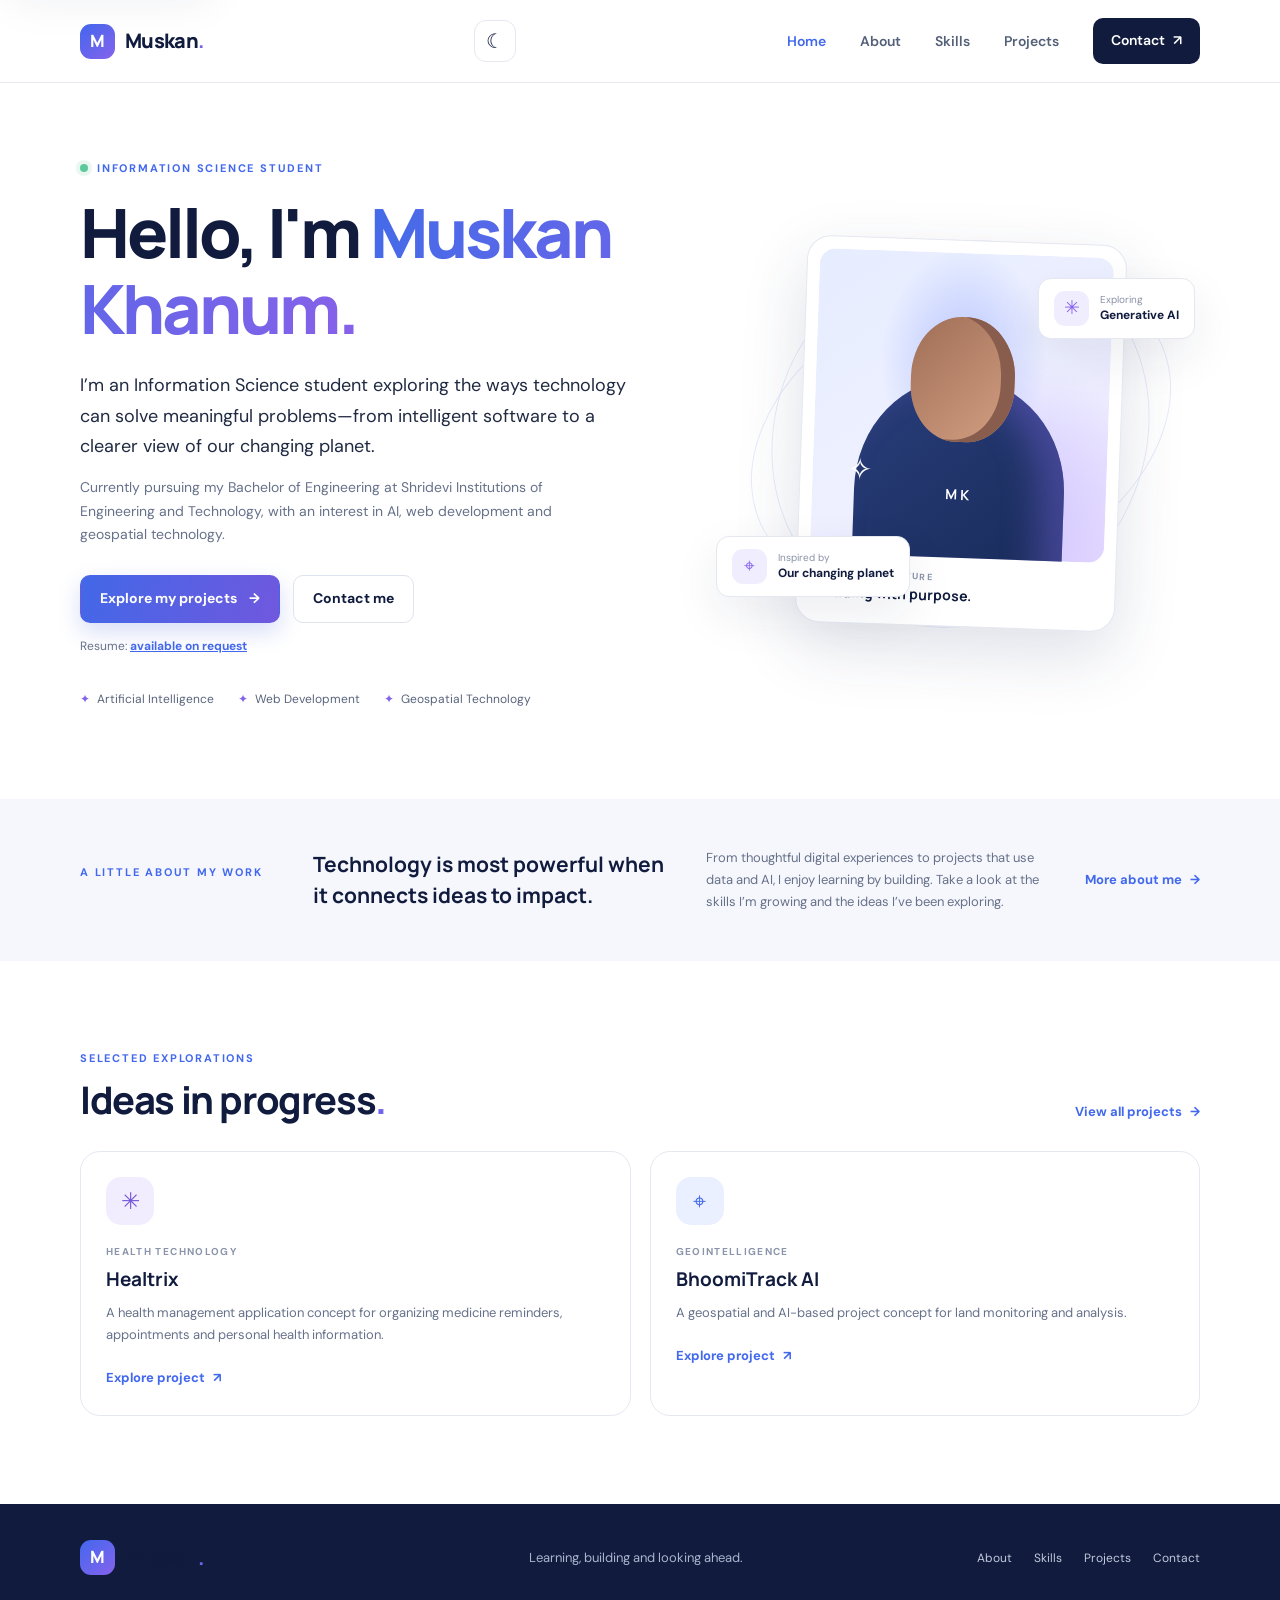
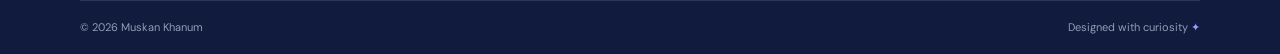
<file: index.html>
<!doctype html>
<html lang="en">
<head>
  <meta charset="utf-8">
  <meta name="viewport" content="width=device-width, initial-scale=1">
  <meta name="description" content="The portfolio of Muskan Khanum, an Information Science student interested in AI, web development and geospatial technology.">
  <meta name="theme-color" content="#101b3e">
  <title>Muskan Khanum | Information Science Student</title>
  <link rel="stylesheet" href="css/style.css">
  <script src="js/script.js" defer></script>
</head>
<body>
  <a class="skip-link" href="#main">Skip to main content</a>
  <header class="site-header">
    <nav class="nav container" aria-label="Main navigation">
      <a class="brand" href="index.html" aria-label="Muskan Khanum, home"><span class="brand-mark" aria-hidden="true">M</span><span>Muskan<span class="brand-accent">.</span></span></a>
      <div class="nav-actions"><button class="theme-toggle" type="button" aria-label="Switch to dark mode" aria-pressed="false"><span aria-hidden="true">☾</span></button><button class="menu-toggle" type="button" aria-expanded="false" aria-controls="primary-menu"><span class="menu-icon" aria-hidden="true">☰</span><span class="sr-only">Toggle navigation</span></button></div>
      <ul class="nav-list" id="primary-menu">
        <li><a href="index.html" aria-current="page">Home</a></li><li><a href="about.html">About</a></li><li><a href="skills.html">Skills</a></li><li><a href="projects.html">Projects</a></li><li><a class="nav-contact" href="contact.html">Contact <span aria-hidden="true">↗</span></a></li>
      </ul>
    </nav>
  </header>
  <main id="main">
    <section class="hero container" aria-labelledby="hero-title">
      <article class="hero-copy"><p class="eyebrow"><span class="status-dot" aria-hidden="true"></span> Information Science Student</p><h1 id="hero-title">Hello, I'm <span class="gradient-text">Muskan Khanum.</span></h1><p class="hero-lede">I’m an Information Science student exploring the ways technology can solve meaningful problems—from intelligent software to a clearer view of our changing planet.</p><p class="hero-sub">Currently pursuing my Bachelor of Engineering at Shridevi Institutions of Engineering and Technology, with an interest in AI, web development and geospatial technology.</p><div class="button-row"><a class="button button-primary" href="projects.html">Explore my projects <span aria-hidden="true">→</span></a><a class="button button-outline" href="contact.html">Contact me</a></div><p class="resume-note">Resume: <a href="contact.html">available on request</a></p><ul class="hero-highlights" aria-label="Areas of interest"><li>Artificial Intelligence</li><li>Web Development</li><li>Geospatial Technology</li></ul></article>
      <aside class="hero-visual" aria-label="Profile introduction"><div class="orbit orbit-one" aria-hidden="true"></div><div class="orbit orbit-two" aria-hidden="true"></div><figure class="profile-card"><div class="profile-art" role="img" aria-label="Decorative abstract portrait placeholder for Muskan Khanum"><span class="profile-initials" aria-hidden="true">MK</span><span class="profile-spark spark-one" aria-hidden="true">✦</span><span class="profile-spark spark-two" aria-hidden="true">✧</span></div><figcaption><span class="caption-label">CURIOUS BY NATURE</span><strong>Building with purpose.</strong></figcaption></figure><div class="floating-note note-ai"><span class="note-icon" aria-hidden="true">✳</span><span><small>Exploring</small><strong>Generative AI</strong></span></div><div class="floating-note note-earth"><span class="note-icon" aria-hidden="true">⌖</span><span><small>Inspired by</small><strong>Our changing planet</strong></span></div></aside>
    </section>
    <section class="intro-band"><div class="container intro-grid"><p class="eyebrow">A little about my work</p><h2>Technology is most powerful when it connects ideas to impact.</h2><p>From thoughtful digital experiences to projects that use data and AI, I enjoy learning by building. Take a look at the skills I’m growing and the ideas I’ve been exploring.</p><a class="text-link" href="about.html">More about me <span aria-hidden="true">→</span></a></div></section>
    <section class="section container" aria-labelledby="featured-title"><div class="section-heading"><div><p class="eyebrow">Selected explorations</p><h2 id="featured-title">Ideas in progress<span class="gradient-text">.</span></h2></div><a class="text-link" href="projects.html">View all projects <span aria-hidden="true">→</span></a></div><div class="project-grid project-grid-home"><article class="project-card"><div class="project-icon icon-purple" aria-hidden="true">✳</div><p class="project-type">HEALTH TECHNOLOGY</p><h3>Healtrix</h3><p>A health management application concept for organizing medicine reminders, appointments and personal health information.</p><a class="card-link" href="projects.html#healtrix">Explore project <span aria-hidden="true">↗</span></a></article><article class="project-card"><div class="project-icon icon-blue" aria-hidden="true">⌖</div><p class="project-type">GEOINTELLIGENCE</p><h3>BhoomiTrack AI</h3><p>A geospatial and AI-based project concept for land monitoring and analysis.</p><a class="card-link" href="projects.html#bhoomitrack">Explore project <span aria-hidden="true">↗</span></a></article></div></section>
  </main>
  <footer class="site-footer"><div class="container footer-main"><a class="brand footer-brand" href="index.html"><span class="brand-mark" aria-hidden="true">M</span><span>Muskan<span class="brand-accent">.</span></span></a><p>Learning, building and looking ahead.</p><nav aria-label="Footer navigation"><a href="about.html">About</a><a href="skills.html">Skills</a><a href="projects.html">Projects</a><a href="contact.html">Contact</a></nav></div><div class="container footer-bottom"><span>© <span data-year>2026</span> Muskan Khanum</span><span>Designed with curiosity <span class="footer-star" aria-hidden="true">✦</span></span></div></footer><button class="back-to-top" type="button" aria-label="Back to top">↑</button>
</body>
</html>
</file>
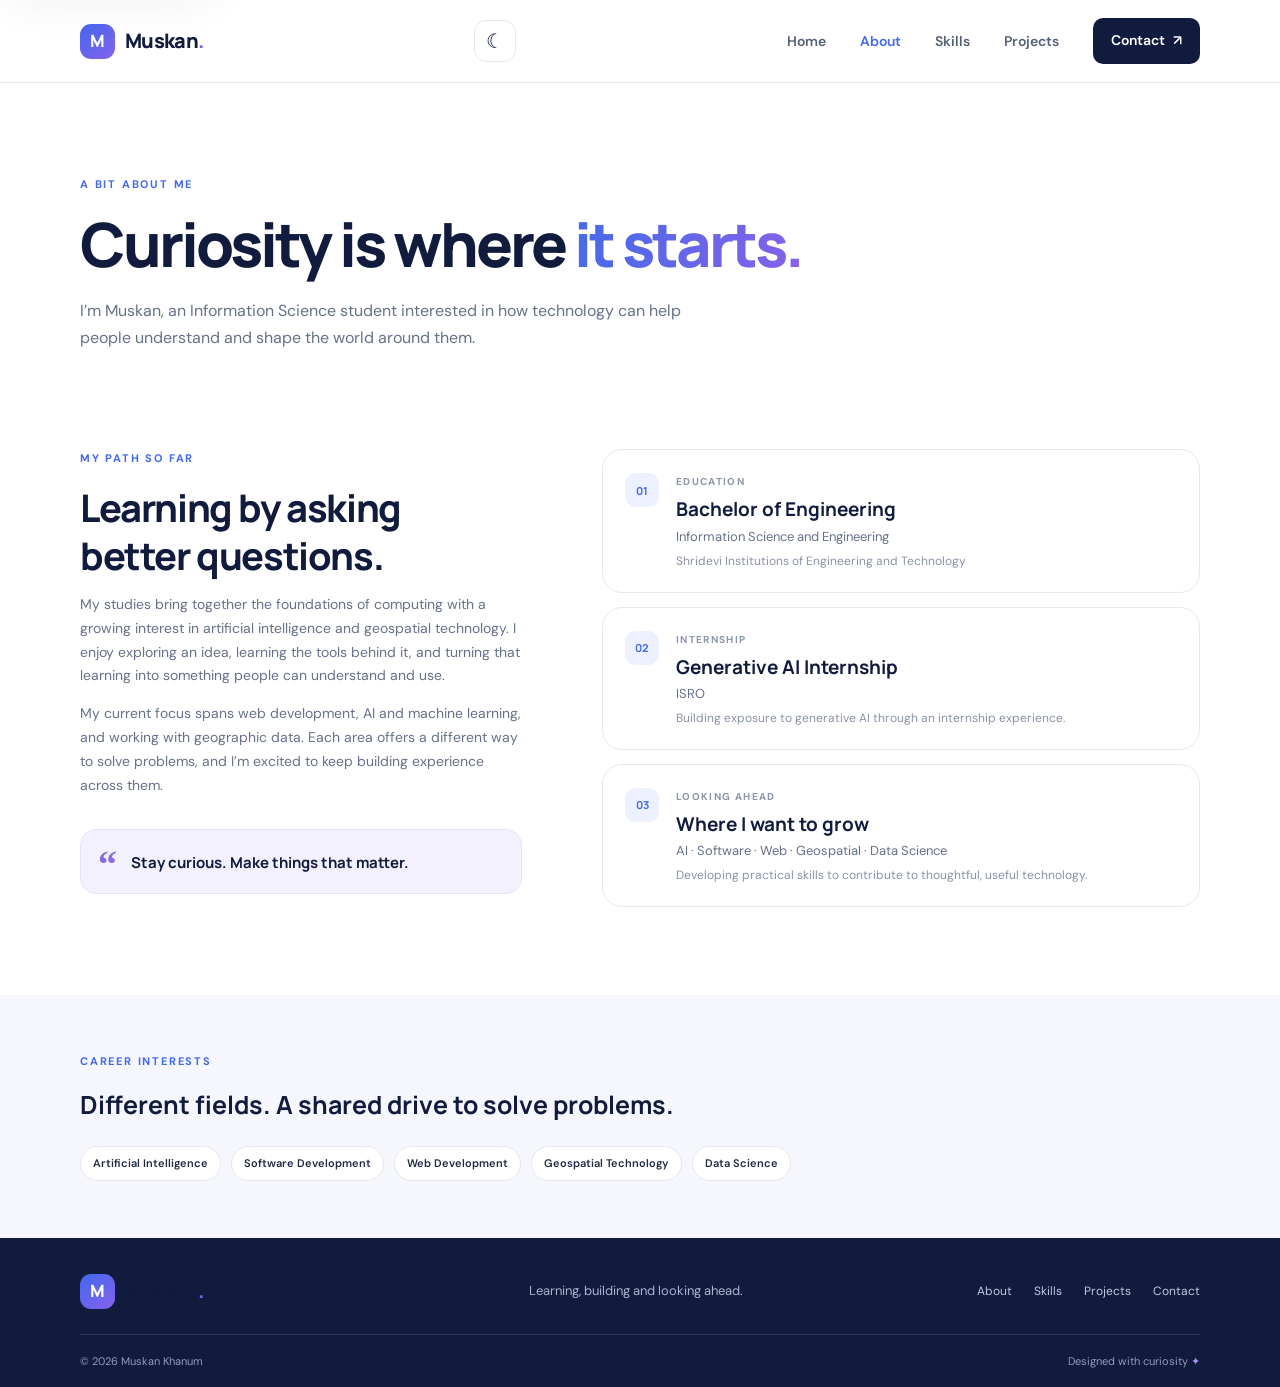
<file: about.html>
<!doctype html>
<html lang="en"><head><meta charset="utf-8"><meta name="viewport" content="width=device-width, initial-scale=1"><meta name="description" content="Learn about Muskan Khanum's education, Generative AI internship, career interests and professional goals."><meta name="theme-color" content="#101b3e"><title>About Me | Muskan Khanum</title><link rel="stylesheet" href="css/style.css"><script src="js/script.js" defer></script></head><body><a class="skip-link" href="#main">Skip to main content</a><header class="site-header"><nav class="nav container" aria-label="Main navigation"><a class="brand" href="index.html"><span class="brand-mark" aria-hidden="true">M</span><span>Muskan<span class="brand-accent">.</span></span></a><div class="nav-actions"><button class="theme-toggle" type="button" aria-label="Switch to dark mode" aria-pressed="false"><span aria-hidden="true">☾</span></button><button class="menu-toggle" type="button" aria-expanded="false" aria-controls="primary-menu"><span class="menu-icon" aria-hidden="true">☰</span><span class="sr-only">Toggle navigation</span></button></div><ul class="nav-list" id="primary-menu"><li><a href="index.html">Home</a></li><li><a href="about.html" aria-current="page">About</a></li><li><a href="skills.html">Skills</a></li><li><a href="projects.html">Projects</a></li><li><a class="nav-contact" href="contact.html">Contact <span aria-hidden="true">↗</span></a></li></ul></nav></header><main id="main"><section class="page-hero container"><p class="eyebrow">A bit about me</p><h1>Curiosity is where <span class="gradient-text">it starts.</span></h1><p>I’m Muskan, an Information Science student interested in how technology can help people understand and shape the world around them.</p></section><section class="section container about-layout"><article class="about-story"><p class="eyebrow">My path so far</p><h2>Learning by asking better questions.</h2><p>My studies bring together the foundations of computing with a growing interest in artificial intelligence and geospatial technology. I enjoy exploring an idea, learning the tools behind it, and turning that learning into something people can understand and use.</p><p>My current focus spans web development, AI and machine learning, and working with geographic data. Each area offers a different way to solve problems, and I’m excited to keep building experience across them.</p><aside class="quote-card"><span class="quote-mark" aria-hidden="true">“</span><p>Stay curious. Make things that matter.</p></aside></article><div class="timeline"><article class="timeline-card"><span class="timeline-marker" aria-hidden="true">01</span><p class="project-type">EDUCATION</p><h3>Bachelor of Engineering</h3><p>Information Science and Engineering</p><p class="muted">Shridevi Institutions of Engineering and Technology</p></article><article class="timeline-card"><span class="timeline-marker" aria-hidden="true">02</span><p class="project-type">INTERNSHIP</p><h3>Generative AI Internship</h3><p>ISRO</p><p class="muted">Building exposure to generative AI through an internship experience.</p></article><article class="timeline-card"><span class="timeline-marker" aria-hidden="true">03</span><p class="project-type">LOOKING AHEAD</p><h3>Where I want to grow</h3><p>AI · Software · Web · Geospatial · Data Science</p><p class="muted">Developing practical skills to contribute to thoughtful, useful technology.</p></article></div></section><section class="interest-band"><div class="container interest-content"><p class="eyebrow">Career interests</p><h2>Different fields. A shared drive to solve problems.</h2><ul class="interest-list"><li>Artificial Intelligence</li><li>Software Development</li><li>Web Development</li><li>Geospatial Technology</li><li>Data Science</li></ul></div></section></main><footer class="site-footer"><div class="container footer-main"><a class="brand footer-brand" href="index.html"><span class="brand-mark" aria-hidden="true">M</span><span>Muskan<span class="brand-accent">.</span></span></a><p>Learning, building and looking ahead.</p><nav aria-label="Footer navigation"><a href="about.html">About</a><a href="skills.html">Skills</a><a href="projects.html">Projects</a><a href="contact.html">Contact</a></nav></div><div class="container footer-bottom"><span>© <span data-year>2026</span> Muskan Khanum</span><span>Designed with curiosity <span class="footer-star" aria-hidden="true">✦</span></span></div></footer><button class="back-to-top" type="button" aria-label="Back to top">↑</button></body></html>
</file>
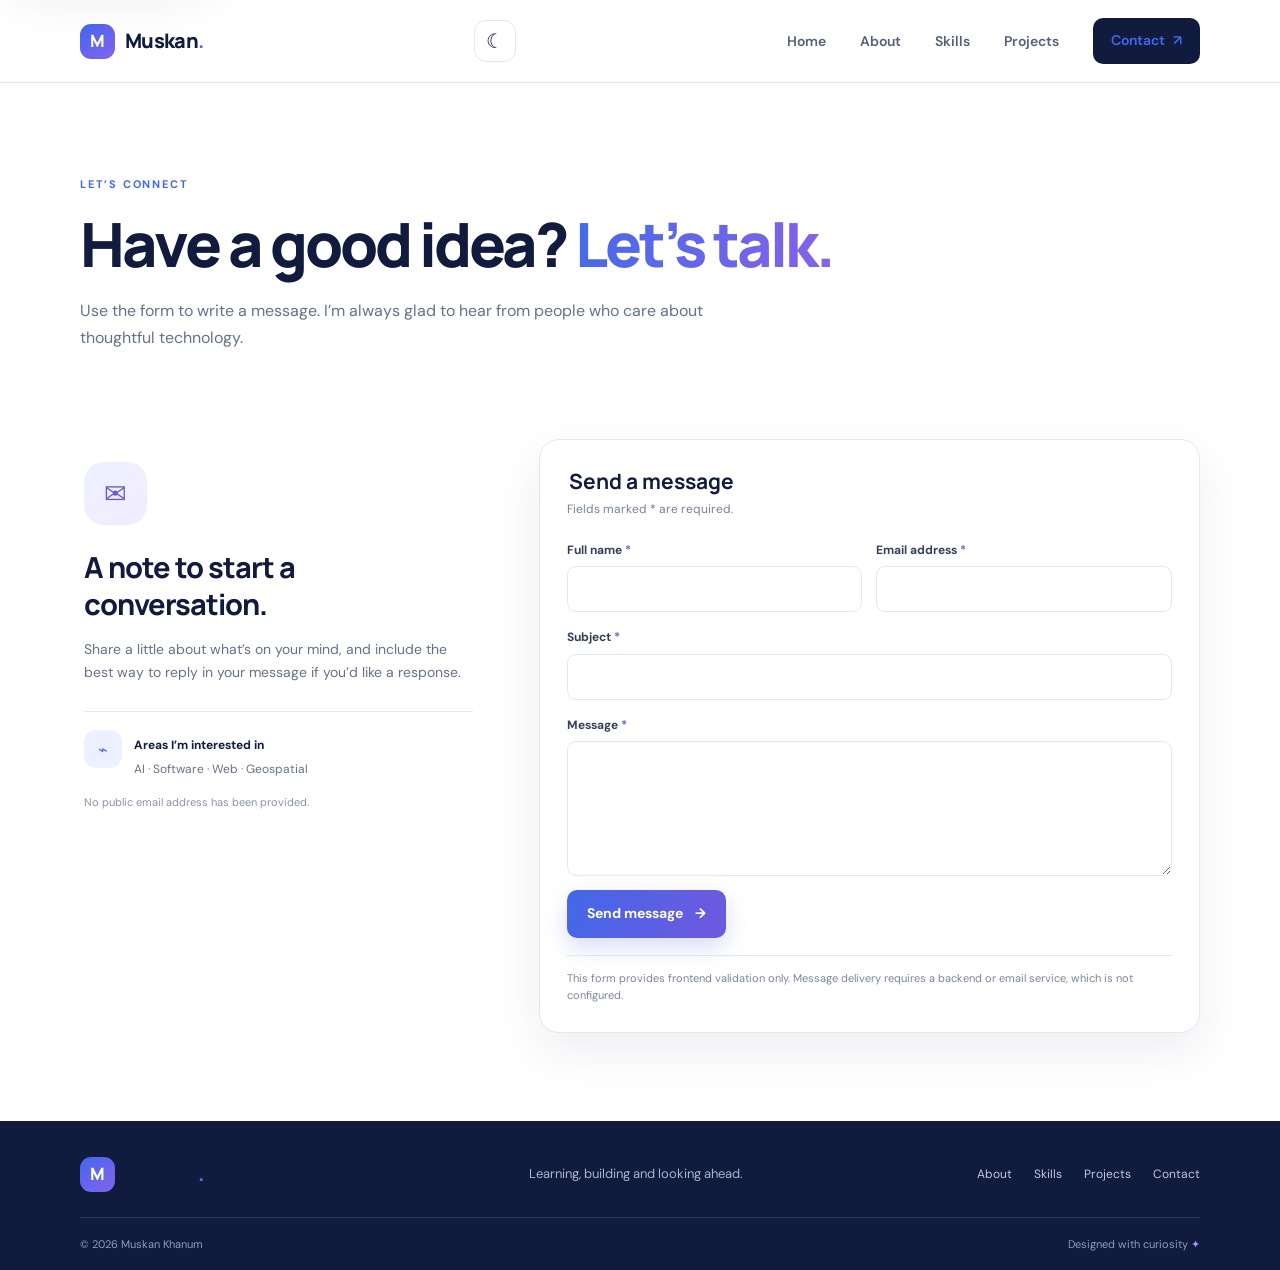
<file: contact.html>
<!doctype html>
<html lang="en"><head><meta charset="utf-8"><meta name="viewport" content="width=device-width, initial-scale=1"><meta name="description" content="Contact Muskan Khanum through an accessible message form about technology, collaboration or opportunities."><meta name="theme-color" content="#101b3e"><title>Contact | Muskan Khanum</title><link rel="stylesheet" href="css/style.css"><script src="js/script.js" defer></script></head><body><a class="skip-link" href="#main">Skip to main content</a><header class="site-header"><nav class="nav container" aria-label="Main navigation"><a class="brand" href="index.html"><span class="brand-mark" aria-hidden="true">M</span><span>Muskan<span class="brand-accent">.</span></span></a><div class="nav-actions"><button class="theme-toggle" type="button" aria-label="Switch to dark mode" aria-pressed="false"><span aria-hidden="true">☾</span></button><button class="menu-toggle" type="button" aria-expanded="false" aria-controls="primary-menu"><span class="menu-icon" aria-hidden="true">☰</span><span class="sr-only">Toggle navigation</span></button></div><ul class="nav-list" id="primary-menu"><li><a href="index.html">Home</a></li><li><a href="about.html">About</a></li><li><a href="skills.html">Skills</a></li><li><a href="projects.html">Projects</a></li><li><a class="nav-contact" href="contact.html" aria-current="page">Contact <span aria-hidden="true">↗</span></a></li></ul></nav></header><main id="main"><section class="page-hero container"><p class="eyebrow">Let’s connect</p><h1>Have a good idea? <span class="gradient-text">Let’s talk.</span></h1><p>Use the form to write a message. I’m always glad to hear from people who care about thoughtful technology.</p></section><section class="section container contact-layout"><aside class="contact-aside"><span class="contact-orb" aria-hidden="true">✉</span><h2>A note to start a conversation.</h2><p>Share a little about what’s on your mind, and include the best way to reply in your message if you’d like a response.</p><div class="contact-detail"><span class="detail-icon" aria-hidden="true">⌁</span><div><strong>Areas I’m interested in</strong><p>AI · Software · Web · Geospatial</p></div></div><p class="small-note">No public email address has been provided.</p></aside><form class="contact-form" id="contact-form" novalidate><fieldset><legend>Send a message</legend><p class="form-intro">Fields marked <span aria-hidden="true">*</span> are required.</p><div class="form-grid"><div class="form-field"><label for="full-name">Full name <span aria-hidden="true">*</span></label><input id="full-name" name="fullName" autocomplete="name" required aria-describedby="name-error"><p class="field-error" id="name-error"></p></div><div class="form-field"><label for="email">Email address <span aria-hidden="true">*</span></label><input id="email" name="email" type="email" autocomplete="email" required aria-describedby="email-error"><p class="field-error" id="email-error"></p></div><div class="form-field form-field-wide"><label for="subject">Subject <span aria-hidden="true">*</span></label><input id="subject" name="subject" required aria-describedby="subject-error"><p class="field-error" id="subject-error"></p></div><div class="form-field form-field-wide"><label for="message">Message <span aria-hidden="true">*</span></label><textarea id="message" name="message" rows="5" required aria-describedby="message-error"></textarea><p class="field-error" id="message-error"></p></div></div><button class="button button-primary submit-button" type="submit">Send message <span aria-hidden="true">→</span></button><p class="form-feedback" id="form-feedback" role="status" aria-live="polite" tabindex="-1"></p><p class="form-disclaimer">This form provides frontend validation only. Message delivery requires a backend or email service, which is not configured.</p></fieldset></form></section></main><footer class="site-footer"><div class="container footer-main"><a class="brand footer-brand" href="index.html"><span class="brand-mark" aria-hidden="true">M</span><span>Muskan<span class="brand-accent">.</span></span></a><p>Learning, building and looking ahead.</p><nav aria-label="Footer navigation"><a href="about.html">About</a><a href="skills.html">Skills</a><a href="projects.html">Projects</a><a href="contact.html">Contact</a></nav></div><div class="container footer-bottom"><span>© <span data-year>2026</span> Muskan Khanum</span><span>Designed with curiosity <span class="footer-star" aria-hidden="true">✦</span></span></div></footer><button class="back-to-top" type="button" aria-label="Back to top">↑</button></body></html>
</file>
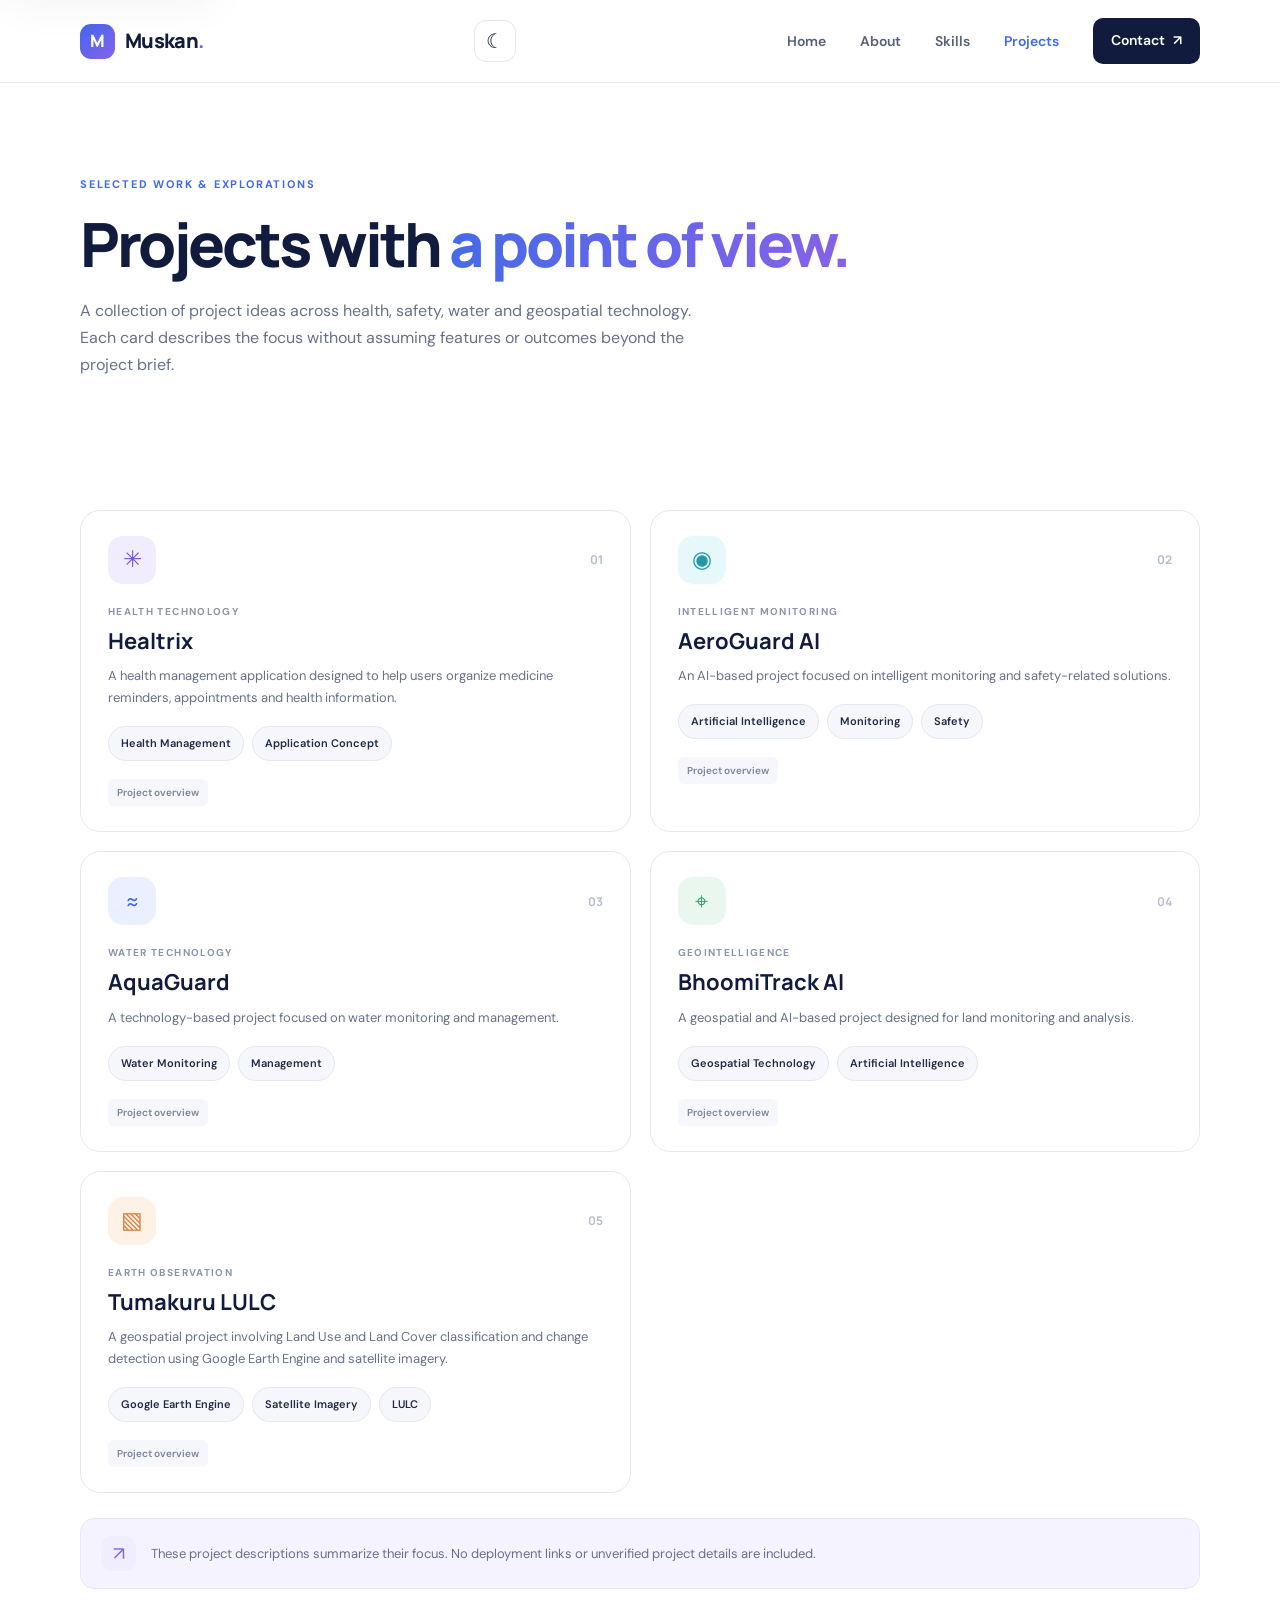
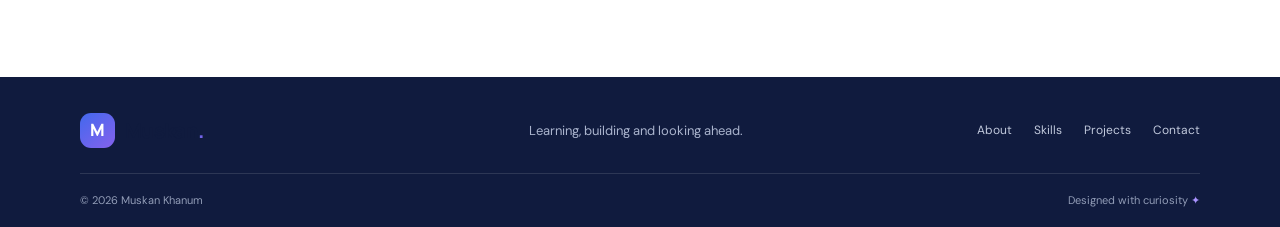
<file: projects.html>
<!doctype html>
<html lang="en"><head><meta charset="utf-8"><meta name="viewport" content="width=device-width, initial-scale=1"><meta name="description" content="Explore projects by Muskan Khanum, including health technology, AI monitoring and geospatial analysis concepts."><meta name="theme-color" content="#101b3e"><title>Projects | Muskan Khanum</title><link rel="stylesheet" href="css/style.css"><script src="js/script.js" defer></script></head><body><a class="skip-link" href="#main">Skip to main content</a><header class="site-header"><nav class="nav container" aria-label="Main navigation"><a class="brand" href="index.html"><span class="brand-mark" aria-hidden="true">M</span><span>Muskan<span class="brand-accent">.</span></span></a><div class="nav-actions"><button class="theme-toggle" type="button" aria-label="Switch to dark mode" aria-pressed="false"><span aria-hidden="true">☾</span></button><button class="menu-toggle" type="button" aria-expanded="false" aria-controls="primary-menu"><span class="menu-icon" aria-hidden="true">☰</span><span class="sr-only">Toggle navigation</span></button></div><ul class="nav-list" id="primary-menu"><li><a href="index.html">Home</a></li><li><a href="about.html">About</a></li><li><a href="skills.html">Skills</a></li><li><a href="projects.html" aria-current="page">Projects</a></li><li><a class="nav-contact" href="contact.html">Contact <span aria-hidden="true">↗</span></a></li></ul></nav></header><main id="main"><section class="page-hero container"><p class="eyebrow">Selected work &amp; explorations</p><h1>Projects with <span class="gradient-text">a point of view.</span></h1><p>A collection of project ideas across health, safety, water and geospatial technology. Each card describes the focus without assuming features or outcomes beyond the project brief.</p></section><section class="section container" aria-label="Portfolio projects"><div class="project-grid"><article class="project-card project-card-large" id="healtrix"><div class="project-card-top"><div class="project-icon icon-purple" aria-hidden="true">✳</div><span class="project-index">01</span></div><p class="project-type">HEALTH TECHNOLOGY</p><h2>Healtrix</h2><p>A health management application designed to help users organize medicine reminders, appointments and health information.</p><ul class="tag-list"><li>Health Management</li><li>Application Concept</li></ul><span class="project-status">Project overview</span></article><article class="project-card project-card-large" id="aeroguard"><div class="project-card-top"><div class="project-icon icon-cyan" aria-hidden="true">◉</div><span class="project-index">02</span></div><p class="project-type">INTELLIGENT MONITORING</p><h2>AeroGuard AI</h2><p>An AI-based project focused on intelligent monitoring and safety-related solutions.</p><ul class="tag-list"><li>Artificial Intelligence</li><li>Monitoring</li><li>Safety</li></ul><span class="project-status">Project overview</span></article><article class="project-card project-card-large" id="aquaguard"><div class="project-card-top"><div class="project-icon icon-blue" aria-hidden="true">≈</div><span class="project-index">03</span></div><p class="project-type">WATER TECHNOLOGY</p><h2>AquaGuard</h2><p>A technology-based project focused on water monitoring and management.</p><ul class="tag-list"><li>Water Monitoring</li><li>Management</li></ul><span class="project-status">Project overview</span></article><article class="project-card project-card-large" id="bhoomitrack"><div class="project-card-top"><div class="project-icon icon-green" aria-hidden="true">⌖</div><span class="project-index">04</span></div><p class="project-type">GEOINTELLIGENCE</p><h2>BhoomiTrack AI</h2><p>A geospatial and AI-based project designed for land monitoring and analysis.</p><ul class="tag-list"><li>Geospatial Technology</li><li>Artificial Intelligence</li></ul><span class="project-status">Project overview</span></article><article class="project-card project-card-large" id="tumakuru-lulc"><div class="project-card-top"><div class="project-icon icon-orange" aria-hidden="true">▧</div><span class="project-index">05</span></div><p class="project-type">EARTH OBSERVATION</p><h2>Tumakuru LULC</h2><p>A geospatial project involving Land Use and Land Cover classification and change detection using Google Earth Engine and satellite imagery.</p><ul class="tag-list"><li>Google Earth Engine</li><li>Satellite Imagery</li><li>LULC</li></ul><span class="project-status">Project overview</span></article></div><aside class="note-box project-note"><span class="note-icon" aria-hidden="true">↗</span><p>These project descriptions summarize their focus. No deployment links or unverified project details are included.</p></aside></section></main><footer class="site-footer"><div class="container footer-main"><a class="brand footer-brand" href="index.html"><span class="brand-mark" aria-hidden="true">M</span><span>Muskan<span class="brand-accent">.</span></span></a><p>Learning, building and looking ahead.</p><nav aria-label="Footer navigation"><a href="about.html">About</a><a href="skills.html">Skills</a><a href="projects.html">Projects</a><a href="contact.html">Contact</a></nav></div><div class="container footer-bottom"><span>© <span data-year>2026</span> Muskan Khanum</span><span>Designed with curiosity <span class="footer-star" aria-hidden="true">✦</span></span></div></footer><button class="back-to-top" type="button" aria-label="Back to top">↑</button></body></html>
</file>
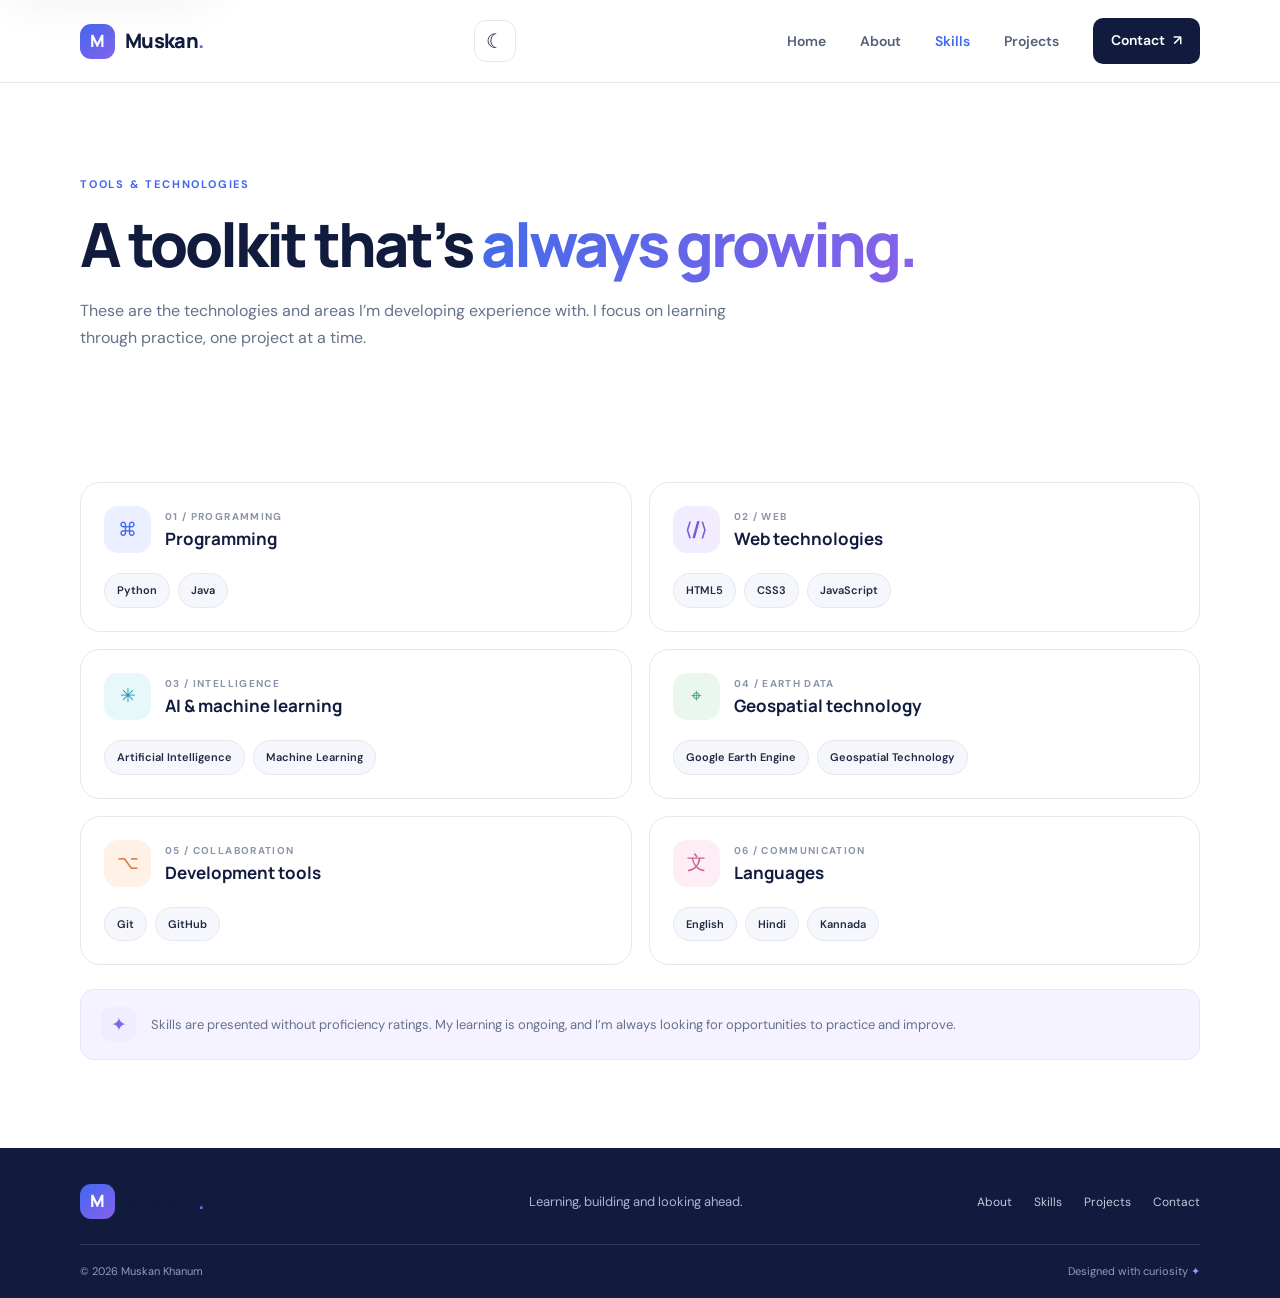
<file: skills.html>
<!doctype html>
<html lang="en"><head><meta charset="utf-8"><meta name="viewport" content="width=device-width, initial-scale=1"><meta name="description" content="Explore Muskan Khanum's technical skills in programming, web development, AI, machine learning, geospatial technology and languages."><meta name="theme-color" content="#101b3e"><title>Skills | Muskan Khanum</title><link rel="stylesheet" href="css/style.css"><script src="js/script.js" defer></script></head><body><a class="skip-link" href="#main">Skip to main content</a><header class="site-header"><nav class="nav container" aria-label="Main navigation"><a class="brand" href="index.html"><span class="brand-mark" aria-hidden="true">M</span><span>Muskan<span class="brand-accent">.</span></span></a><div class="nav-actions"><button class="theme-toggle" type="button" aria-label="Switch to dark mode" aria-pressed="false"><span aria-hidden="true">☾</span></button><button class="menu-toggle" type="button" aria-expanded="false" aria-controls="primary-menu"><span class="menu-icon" aria-hidden="true">☰</span><span class="sr-only">Toggle navigation</span></button></div><ul class="nav-list" id="primary-menu"><li><a href="index.html">Home</a></li><li><a href="about.html">About</a></li><li><a href="skills.html" aria-current="page">Skills</a></li><li><a href="projects.html">Projects</a></li><li><a class="nav-contact" href="contact.html">Contact <span aria-hidden="true">↗</span></a></li></ul></nav></header><main id="main"><section class="page-hero container"><p class="eyebrow">Tools &amp; technologies</p><h1>A toolkit that’s <span class="gradient-text">always growing.</span></h1><p>These are the technologies and areas I’m developing experience with. I focus on learning through practice, one project at a time.</p></section><section class="section container" aria-label="Skills by category"><div class="skills-grid"><article class="skill-card"><div class="skill-heading"><span class="skill-symbol symbol-blue" aria-hidden="true">⌘</span><div><p class="project-type">01 / PROGRAMMING</p><h2>Programming</h2></div></div><ul class="tag-list"><li>Python</li><li>Java</li></ul></article><article class="skill-card"><div class="skill-heading"><span class="skill-symbol symbol-purple" aria-hidden="true">⟨/⟩</span><div><p class="project-type">02 / WEB</p><h2>Web technologies</h2></div></div><ul class="tag-list"><li>HTML5</li><li>CSS3</li><li>JavaScript</li></ul></article><article class="skill-card"><div class="skill-heading"><span class="skill-symbol symbol-cyan" aria-hidden="true">✳</span><div><p class="project-type">03 / INTELLIGENCE</p><h2>AI &amp; machine learning</h2></div></div><ul class="tag-list"><li>Artificial Intelligence</li><li>Machine Learning</li></ul></article><article class="skill-card"><div class="skill-heading"><span class="skill-symbol symbol-green" aria-hidden="true">⌖</span><div><p class="project-type">04 / EARTH DATA</p><h2>Geospatial technology</h2></div></div><ul class="tag-list"><li>Google Earth Engine</li><li>Geospatial Technology</li></ul></article><article class="skill-card"><div class="skill-heading"><span class="skill-symbol symbol-orange" aria-hidden="true">⌥</span><div><p class="project-type">05 / COLLABORATION</p><h2>Development tools</h2></div></div><ul class="tag-list"><li>Git</li><li>GitHub</li></ul></article><article class="skill-card language-card"><div class="skill-heading"><span class="skill-symbol symbol-pink" aria-hidden="true">文</span><div><p class="project-type">06 / COMMUNICATION</p><h2>Languages</h2></div></div><ul class="tag-list"><li>English</li><li>Hindi</li><li>Kannada</li></ul></article></div><aside class="note-box"><span class="note-icon" aria-hidden="true">✦</span><p>Skills are presented without proficiency ratings. My learning is ongoing, and I’m always looking for opportunities to practice and improve.</p></aside></section></main><footer class="site-footer"><div class="container footer-main"><a class="brand footer-brand" href="index.html"><span class="brand-mark" aria-hidden="true">M</span><span>Muskan<span class="brand-accent">.</span></span></a><p>Learning, building and looking ahead.</p><nav aria-label="Footer navigation"><a href="about.html">About</a><a href="skills.html">Skills</a><a href="projects.html">Projects</a><a href="contact.html">Contact</a></nav></div><div class="container footer-bottom"><span>© <span data-year>2026</span> Muskan Khanum</span><span>Designed with curiosity <span class="footer-star" aria-hidden="true">✦</span></span></div></footer><button class="back-to-top" type="button" aria-label="Back to top">↑</button></body></html>
</file>
<file: css/style.css>
@import url('https://fonts.googleapis.com/css2?family=DM+Sans:wght@400;500;600;700&family=Manrope:wght@400;500;600;700;800&display=swap');
:root{--navy:#101b3e;--navy-2:#172956;--blue:#4268ed;--purple:#8562ed;--cyan:#53bdd2;--ink:#202a42;--muted:#66718a;--surface:#f6f7fc;--line:#e5e8f0;--white:#fff;--radius:20px;--shadow:0 18px 48px rgba(24,39,82,.08);font-family:'DM Sans',Arial,sans-serif;color:var(--ink);background:white;font-synthesis:none;text-rendering:optimizeLegibility}*{box-sizing:border-box}html{scroll-behavior:smooth}body{margin:0;min-width:320px;font-size:16px;line-height:1.7}a{color:inherit}button,input,textarea{font:inherit}.container{width:min(1120px,calc(100% - 48px));margin-inline:auto}.sr-only{position:absolute;width:1px;height:1px;padding:0;margin:-1px;overflow:hidden;clip:rect(0,0,0,0);white-space:nowrap;border:0}.skip-link{position:fixed;top:10px;left:10px;z-index:99;transform:translateY(-160%);padding:12px 18px;background:white;color:var(--navy);border-radius:9px;box-shadow:var(--shadow);font-weight:700}.skip-link:focus{transform:none}:focus-visible{outline:3px solid #a58aff;outline-offset:4px}.site-header{position:relative;z-index:5;background:rgba(255,255,255,.95);border-bottom:1px solid #eff0f5}.nav{height:82px;display:flex;align-items:center;justify-content:space-between}.brand{display:inline-flex;align-items:center;gap:10px;color:var(--navy);font-family:Manrope,sans-serif;font-size:20px;font-weight:800;text-decoration:none;letter-spacing:-.7px}.brand-mark{display:grid;place-items:center;width:35px;height:35px;border-radius:11px;color:#fff;background:linear-gradient(140deg,var(--blue),var(--purple));font-size:17px}.brand-accent,.gradient-text{background:linear-gradient(100deg,#446be8,#8761e9);-webkit-background-clip:text;background-clip:text;color:transparent}.nav-list{display:flex;align-items:center;gap:34px;list-style:none;margin:0;padding:0}.nav-list a{text-decoration:none;color:#536078;font-size:14px;font-weight:600;transition:color .2s}.nav-list a:hover,.nav-list a[aria-current=page]{color:var(--blue)}.nav-list .nav-contact{display:inline-flex;align-items:center;gap:8px;background:var(--navy);color:white;padding:11px 18px;border-radius:10px}.nav-list .nav-contact:hover{background:var(--blue);color:#fff}.menu-toggle{display:none;border:1px solid var(--line);background:white;color:var(--navy);width:44px;height:42px;border-radius:10px;font-size:22px;cursor:pointer}.hero{display:grid;grid-template-columns:1.1fr .9fr;gap:56px;align-items:center;min-height:635px;padding-block:76px 90px}.eyebrow{margin:0 0 16px;color:var(--blue);font-size:11px;font-weight:700;letter-spacing:1.8px;text-transform:uppercase}.hero-copy .eyebrow{display:flex;align-items:center;gap:9px}.status-dot{width:8px;height:8px;background:#5cc99a;border-radius:50%;box-shadow:0 0 0 4px #e8f8f0}.hero h1,.page-hero h1{max-width:680px;margin:0;color:var(--navy);font:800 clamp(42px,6vw,68px)/1.12 Manrope,sans-serif;letter-spacing:-3px}.hero-lede{max-width:560px;margin:24px 0 14px;color:#394762;font-size:18px;line-height:1.7}.hero-sub{max-width:530px;color:var(--muted);font-size:14px}.button-row{display:flex;flex-wrap:wrap;gap:13px;margin-top:28px}.button{display:inline-flex;min-height:48px;align-items:center;justify-content:center;gap:12px;padding:11px 19px;border:1px solid transparent;border-radius:10px;text-decoration:none;font-size:14px;font-weight:700;transition:transform .2s,background .2s,box-shadow .2s;cursor:pointer}.button:hover{transform:translateY(-2px)}.button-primary{background:linear-gradient(110deg,#4268e8,#7058de);color:white;box-shadow:0 9px 22px rgba(75,98,220,.22)}.button-primary:hover{box-shadow:0 13px 26px rgba(75,98,220,.3)}.button-outline{color:var(--navy);border-color:#dfe3ed;background:white}.button-outline:hover{border-color:#a9b5d5}.hero-highlights{display:flex;flex-wrap:wrap;gap:10px 24px;margin:32px 0 0;padding:0;list-style:none;color:#59647c;font-size:12px}.hero-highlights li:before{content:'✦';margin-right:7px;color:var(--purple)}.hero-visual{position:relative;min-height:440px;display:grid;place-items:center}.profile-card{position:relative;z-index:1;width:min(320px,78%);margin:0;padding:12px;background:#fff;border:1px solid #eceef6;border-radius:24px;box-shadow:0 24px 64px rgba(41,53,101,.15);transform:rotate(2deg)}.profile-art{position:relative;height:305px;display:grid;place-items:center;overflow:hidden;border-radius:16px;background:radial-gradient(ellipse at 50% 35%,#b8c5ff 0,transparent 40%),radial-gradient(ellipse at 70% 90%,#cfc3ff 0,transparent 45%),linear-gradient(145deg,#e6edff,#eef0ff 55%,#e8dcff)}.profile-art:before{content:'';position:absolute;bottom:-56px;width:210px;height:235px;border-radius:48% 48% 0 0;background:linear-gradient(140deg,#293e7b,#172956);box-shadow:inset -25px 0 35px rgba(128,104,226,.4)}.profile-art:after{content:'';position:absolute;top:64px;width:104px;height:125px;border-radius:48% 48% 45% 45%;background:linear-gradient(135deg,#9f6e56,#d4a083);box-shadow:inset -14px -2px 0 #885d4e}.profile-initials{position:absolute;z-index:1;bottom:54px;color:#fff;font:700 14px Manrope,sans-serif;letter-spacing:3px}.profile-spark{position:absolute;z-index:2;color:#fff}.spark-one{top:48px;right:40px;font-size:27px}.spark-two{bottom:60px;left:35px;font-size:30px}.profile-card figcaption{display:flex;flex-direction:column;padding:13px 8px 9px}.caption-label{color:#8a94aa;font-size:9px;font-weight:700;letter-spacing:1.5px}.profile-card figcaption strong{color:var(--navy);font:700 14px Manrope,sans-serif}.orbit{position:absolute;border:1px solid #e8eafb;border-radius:50%;transform:rotate(-24deg)}.orbit-one{width:440px;height:300px}.orbit-two{width:365px;height:400px;transform:rotate(37deg)}.floating-note{position:absolute;z-index:2;display:flex;align-items:center;gap:11px;padding:12px 15px;background:white;border:1px solid #eff0f5;border-radius:13px;box-shadow:var(--shadow)}.note-ai{top:64px;right:1%}.note-earth{bottom:57px;left:-1%}.note-icon{display:grid;place-items:center;width:35px;height:35px;border-radius:11px;background:#f0edff;color:var(--purple);font-size:19px}.floating-note small,.floating-note strong{display:block;line-height:1.4}.floating-note small{color:#8992a7;font-size:10px}.floating-note strong{color:var(--navy);font-size:12px}.intro-band,.interest-band{background:var(--surface)}.intro-grid{display:grid;grid-template-columns:.7fr 1.25fr 1.2fr auto;gap:28px;align-items:center;padding-block:48px}.intro-grid h2,.interest-content h2{margin:0;color:var(--navy);font:700 21px/1.5 Manrope,sans-serif}.intro-grid p:not(.eyebrow){margin:0;color:var(--muted);font-size:13px}.text-link,.card-link{color:var(--blue);font-weight:700;font-size:13px;text-decoration:none;white-space:nowrap}.text-link span,.card-link span{margin-left:5px}.section{padding-block:88px}.section-heading{display:flex;justify-content:space-between;align-items:end;margin-bottom:28px}.section-heading h2,.about-story h2{margin:0;color:var(--navy);font:750 clamp(28px,4vw,38px)/1.25 Manrope,sans-serif;letter-spacing:-1.4px}.section-heading .eyebrow{margin-bottom:8px}.project-grid{display:grid;grid-template-columns:repeat(3,1fr);gap:19px}.project-grid-home{grid-template-columns:repeat(2,1fr)}.project-card,.skill-card,.timeline-card{position:relative;padding:25px;background:white;border:1px solid var(--line);border-radius:var(--radius);transition:transform .22s,box-shadow .22s,border-color .22s}.project-card:hover,.skill-card:hover,.timeline-card:hover{transform:translateY(-4px);border-color:#d3d9f1;box-shadow:var(--shadow)}.project-icon{display:grid;place-items:center;width:48px;height:48px;border-radius:15px;font-size:23px}.icon-purple,.symbol-purple{background:#f1edff;color:#7656d9}.icon-blue,.symbol-blue{background:#eaf0ff;color:#4268ed}.icon-cyan,.symbol-cyan{background:#e7f8fa;color:#2499aa}.icon-green,.symbol-green{background:#e9f7ef;color:#3b9b6b}.icon-orange,.symbol-orange{background:#fff1e6;color:#d77d3c}.symbol-pink{background:#ffedf5;color:#ca5b89}.project-type{margin:18px 0 7px;color:#8a94aa;font-size:10px;font-weight:700;letter-spacing:1.35px}.project-card h2,.project-card h3,.skill-card h2,.timeline-card h3{margin:0 0 9px;color:var(--navy);font:700 19px/1.35 Manrope,sans-serif}.project-card p:not(.project-type){margin:0 0 17px;color:var(--muted);font-size:13px;line-height:1.7}.card-link{display:inline-block;margin-top:3px}.site-footer{background:var(--navy);color:#bec6d9}.footer-main{display:grid;grid-template-columns:1fr 1fr auto;align-items:center;gap:20px;padding-block:36px 25px}.footer-brand{color:#fff}.footer-main>p{margin:0;color:#aab4cd;font-size:13px}.footer-main nav{display:flex;gap:22px}.footer-main nav a{color:#c1c9dc;font-size:12px;text-decoration:none}.footer-main nav a:hover{color:#fff}.footer-bottom{display:flex;justify-content:space-between;padding-block:17px;border-top:1px solid rgba(255,255,255,.12);font-size:11px;color:#929db7}.footer-star{color:#a993ff}.page-hero{padding-block:92px 43px}.page-hero h1{max-width:850px;font-size:clamp(40px,5.5vw,61px)}.page-hero>p:last-child{max-width:650px;margin:19px 0 0;color:var(--muted);font-size:16px}.about-layout{display:grid;grid-template-columns:.85fr 1.15fr;gap:80px;padding-top:55px}.about-story h2{max-width:400px}.about-story>p:not(.eyebrow){color:var(--muted);font-size:14px}.quote-card{position:relative;margin-top:32px;padding:22px 24px 20px 50px;background:#f4f1ff;border:1px solid #e9e2ff;border-radius:16px}.quote-mark{position:absolute;top:12px;left:17px;color:#8a6ae1;font:700 38px Georgia,serif}.quote-card p{margin:0;color:var(--navy);font:700 15px Manrope,sans-serif}.timeline{display:grid;gap:14px}.timeline-card{padding:21px 24px 20px 73px}.timeline-marker{position:absolute;top:23px;left:22px;display:grid;place-items:center;width:34px;height:34px;border-radius:11px;color:var(--blue);background:#edf0ff;font:700 11px Manrope,sans-serif}.timeline-card .project-type{margin:2px 0 7px}.timeline-card h3{margin-bottom:3px}.timeline-card>p:not(.project-type){margin:0;color:#59647c;font-size:13px}.timeline-card .muted{margin-top:3px!important;color:#8992a7!important;font-size:12px!important}.interest-content{padding-block:57px}.interest-content h2{max-width:640px;font-size:25px}.interest-list{display:flex;flex-wrap:wrap;gap:10px;margin:22px 0 0;padding:0;list-style:none}.interest-list li,.tag-list li{padding:7px 12px;border:1px solid #e7eaf2;border-radius:999px;background:#fff;color:#536078;font-size:11px;font-weight:600}.skills-grid{display:grid;grid-template-columns:repeat(2,1fr);gap:17px}.skill-card{padding:23px}.skill-heading{display:flex;align-items:center;gap:14px}.skill-symbol{width:47px;height:47px;display:grid;place-items:center;border-radius:14px;font-size:19px;font-weight:700}.skill-heading .project-type{margin:0 0 3px}.skill-heading h2{margin:0;font-size:17px}.tag-list{display:flex;flex-wrap:wrap;gap:8px;margin:20px 0 0;padding:0;list-style:none}.tag-list li{background:#f8f9fc}.note-box{display:flex;align-items:center;gap:15px;margin-top:24px;padding:17px 20px;background:#f5f3ff;border:1px solid #e9e4fb;border-radius:14px}.note-box .note-icon{flex:none}.note-box p{margin:0;color:#59647c;font-size:13px}.project-grid:not(.project-grid-home){grid-template-columns:repeat(2,1fr)}.project-card-large{min-height:283px;padding:25px 27px}.project-card-top{display:flex;align-items:center;justify-content:space-between}.project-card-top+.project-type{margin-top:19px}.project-index{color:#b6bdcc;font:700 12px Manrope,sans-serif}.project-card-large h2{font-size:22px}.project-card-large .tag-list{margin:16px 0}.project-status{display:inline-flex;padding:5px 9px;border-radius:6px;background:#f5f6fa;color:#7a849a;font-size:10px;font-weight:600}.project-note{margin-top:25px}.contact-layout{display:grid;grid-template-columns:.75fr 1.25fr;gap:62px;align-items:start;padding-top:45px}.contact-aside{padding:23px 4px}.contact-orb{display:grid;place-items:center;width:63px;height:63px;margin-bottom:24px;border-radius:20px;background:linear-gradient(140deg,#edf0ff,#f2ecff);color:#675bd2;font-size:27px}.contact-aside h2{max-width:310px;margin:0;color:var(--navy);font:750 29px/1.28 Manrope,sans-serif;letter-spacing:-1px}.contact-aside>p{color:var(--muted);font-size:14px}.contact-detail{display:flex;gap:12px;margin-top:26px;padding-top:18px;border-top:1px solid var(--line)}.detail-icon{display:grid;place-items:center;width:38px;height:38px;border-radius:12px;background:#edf0ff;color:var(--blue)}.contact-detail strong{color:var(--navy);font-size:12px}.contact-detail p{margin:2px 0;color:var(--muted);font-size:12px}.small-note{font-size:11px!important;color:#8992a7!important}.contact-form{padding:27px;background:#fff;border:1px solid var(--line);border-radius:20px;box-shadow:var(--shadow)}.contact-form fieldset{margin:0;padding:0;border:0}.contact-form legend{color:var(--navy);font:700 21px Manrope,sans-serif}.form-intro{margin:4px 0 20px;color:#778198;font-size:12px}.form-intro span,.form-field label span{color:#7656d9}.form-grid{display:grid;grid-template-columns:1fr 1fr;gap:15px 14px}.form-field{display:flex;flex-direction:column;min-width:0}.form-field-wide{grid-column:1/-1}.form-field label{margin-bottom:6px;color:#34405a;font-size:12px;font-weight:700}.form-field input,.form-field textarea{width:100%;border:1px solid #dfe3ed;border-radius:9px;padding:11px 12px;color:var(--ink);background:#fff;font-size:13px}.form-field textarea{resize:vertical;min-height:120px}.form-field input:focus,.form-field textarea:focus{outline:2px solid #8f81ed;outline-offset:1px;border-color:#8f81ed}.form-field [aria-invalid=true]{border-color:#c74453}.field-error{min-height:0;margin:0;color:#b43443;font-size:11px}.field-error:not(:empty){min-height:18px;margin-top:4px}.submit-button{margin-top:14px}.form-feedback{margin:11px 0 0;color:#26774d;font-size:13px;font-weight:700}.form-feedback:empty{display:none}.form-feedback.error{color:#b43443}.form-disclaimer{margin:17px 0 0;padding-top:14px;border-top:1px solid var(--line);color:#7b859a;font-size:11px;line-height:1.6}
@media(max-width:900px){.hero{gap:25px;min-height:590px}.hero h1{font-size:57px}.hero-visual{min-height:390px}.profile-card{width:280px}.profile-art{height:270px}.orbit-one{width:350px;height:260px}.orbit-two{width:320px;height:350px}.intro-grid{grid-template-columns:1fr 1.5fr;gap:13px 25px}.intro-grid .text-link{grid-column:2}.project-grid{grid-template-columns:repeat(2,1fr)}.about-layout{gap:42px}.contact-layout{gap:32px}.footer-main{grid-template-columns:1fr auto}.footer-main>p{grid-row:2}.footer-main nav{grid-column:2;grid-row:1/3}}
@media(max-width:680px){body{font-size:15px}.container{width:min(100% - 36px,520px)}.nav{height:70px}.menu-toggle{display:block}.nav-list{position:absolute;top:69px;left:0;right:0;display:none;flex-direction:column;align-items:stretch;gap:0;padding:8px 18px 18px;background:#fff;border-bottom:1px solid var(--line);box-shadow:0 18px 25px rgba(24,39,82,.09)}.nav-list.is-open{display:flex}.nav-list li{width:100%}.nav-list a,.nav-list .nav-contact{display:flex;justify-content:space-between;padding:12px 10px}.nav-list .nav-contact{margin-top:5px}.hero{grid-template-columns:1fr;gap:5px;min-height:unset;padding-block:66px 52px}.hero h1{font-size:clamp(42px,12vw,58px);letter-spacing:-2.5px}.hero-lede{font-size:16px}.hero-visual{min-height:370px;margin-top:10px}.profile-card{width:260px}.profile-art{height:250px}.orbit-one{width:325px;height:230px}.orbit-two{width:300px;height:330px}.note-ai{right:0;top:39px}.note-earth{left:0;bottom:42px}.floating-note{padding:9px 11px}.floating-note strong{font-size:10px}.intro-grid{grid-template-columns:1fr;gap:12px;padding-block:36px}.intro-grid .text-link{grid-column:1}.intro-grid h2{font-size:20px}.section{padding-block:62px}.section-heading{align-items:start;gap:12px;flex-direction:column}.section-heading h2{font-size:31px}.project-grid,.project-grid-home,.project-grid:not(.project-grid-home){grid-template-columns:1fr}.project-card{padding:22px}.footer-main{grid-template-columns:1fr;gap:13px;padding-block:29px 22px}.footer-main>p,.footer-main nav{grid-column:1;grid-row:auto}.footer-main nav{flex-wrap:wrap;gap:16px}.footer-bottom{gap:8px;align-items:flex-start;font-size:10px}.page-hero{padding-block:65px 22px}.page-hero h1{font-size:clamp(39px,11vw,54px);letter-spacing:-2px}.page-hero>p:last-child{font-size:14px}.about-layout{grid-template-columns:1fr;gap:35px;padding-top:40px}.about-story h2{font-size:31px}.interest-content{padding-block:40px}.interest-content h2{font-size:22px}.skills-grid{grid-template-columns:1fr}.skill-card{padding:19px}.contact-layout{grid-template-columns:1fr;gap:12px;padding-top:32px}.contact-aside{padding:0 0 10px}.contact-aside h2{font-size:26px}.contact-form{padding:21px 17px}.form-grid{grid-template-columns:1fr;gap:12px}.form-field-wide{grid-column:auto}}
@media(prefers-reduced-motion:reduce){*,*::before,*::after{scroll-behavior:auto!important;animation-duration:.01ms!important;animation-iteration-count:1!important;transition-duration:.01ms!important}}

/* Theme tokens inherit through every page; the selected mode is applied by script.js. */
:root{--page:#fff;--panel:#fff;--soft:#f6f7fc;--copy:#202a42;--secondary:#66718a;--stroke:#e5e8f0;--heading:#101b3e;--container:min(1120px,calc(100% - 48px));--space-section:clamp(58px,8vw,88px)}
body{color:var(--copy);background:var(--page);overflow-x:hidden;transition:background-color .25s,color .25s}
.site-header{background:color-mix(in srgb,var(--page) 94%,transparent);border-color:var(--stroke)}
.container{width:var(--container)}
.nav-actions{display:flex;align-items:center;gap:9px}
.theme-toggle{display:grid;place-items:center;width:42px;height:42px;border:1px solid var(--stroke);border-radius:12px;background:var(--panel);color:var(--heading);font-size:20px;cursor:pointer;transition:transform .2s,border-color .2s}
.theme-toggle:hover{transform:rotate(-8deg);border-color:var(--blue)}
.hero,.page-hero,.section,.intro-grid,.about-layout,.contact-layout{min-width:0}
.resume-note{margin:13px 0 0;color:var(--secondary);font-size:12px}.resume-note a{color:var(--blue);font-weight:700}
.back-to-top{position:fixed;right:clamp(16px,3vw,30px);bottom:22px;z-index:4;display:grid;place-items:center;width:46px;height:46px;border:0;border-radius:15px;background:linear-gradient(140deg,var(--blue),var(--purple));color:#fff;font-size:22px;box-shadow:0 10px 28px rgba(40,48,100,.24);cursor:pointer;opacity:0;visibility:hidden;transform:translateY(10px);transition:opacity .2s,visibility .2s,transform .2s}
.back-to-top.is-visible{opacity:1;visibility:visible;transform:none}
.project-card,.skill-card,.timeline-card{background:var(--panel);border-color:var(--stroke)}
.intro-band,.interest-band{background:var(--soft)}
.page-hero h1,.hero h1,.section-heading h2,.about-story h2,.intro-grid h2,.interest-content h2,.project-card h2,.project-card h3,.skill-card h2,.timeline-card h3,.contact-aside h2,.contact-form legend,.brand{color:var(--heading)}
.hero-lede{color:var(--copy)}
.hero-sub,.page-hero>p:last-child,.intro-grid p:not(.eyebrow),.project-card p:not(.project-type),.about-story>p:not(.eyebrow),.note-box p,.timeline-card>p:not(.project-type),.contact-aside>p{color:var(--secondary)}
.profile-card,.floating-note{background:var(--panel);border-color:var(--stroke)}
.interest-list li,.tag-list li{background:var(--panel);border-color:var(--stroke);color:var(--copy)}
.tag-list li{background:var(--soft)}
.contact-form{background:var(--panel);border-color:var(--stroke)}
.form-field input,.form-field textarea{background:var(--page);border-color:var(--stroke);color:var(--copy)}
.project-status{background:var(--soft)}
.timeline-card>p:not(.project-type){color:var(--secondary)}
html[data-theme="dark"]{color-scheme:dark;--page:#0b1020;--panel:#111a30;--soft:#10182c;--copy:#e1e7f4;--secondary:#a4afc7;--stroke:#27334f;--heading:#f3f5ff;--ink:#e1e7f4;--muted:#a4afc7;--line:#27334f;--surface:#10182c;--white:#111a30;--navy:#f3f5ff;--navy-2:#dbe3f5;--shadow:0 18px 48px rgba(0,0,0,.24)}
html[data-theme="dark"] .site-header{background:rgba(11,16,32,.95)}
html[data-theme="dark"] .nav-list{background:var(--panel)}
html[data-theme="dark"] .nav-list a{color:#c0c9dc}
html[data-theme="dark"] .button-outline,.theme-toggle{background:var(--panel);color:var(--heading);border-color:var(--stroke)}
html[data-theme="dark"] .profile-card figcaption strong,html[data-theme="dark"] .floating-note strong{color:var(--heading)}
html[data-theme="dark"] .quote-card,html[data-theme="dark"] .note-box{background:#191b37;border-color:#343257}
html[data-theme="dark"] .quote-card p{color:var(--heading)}
html[data-theme="dark"] .site-footer{background:#070b16}
@media(max-width:900px){:root{--container:min(100% - 40px,760px)}.intro-grid{grid-template-columns:1fr 1.5fr}.hero h1{font-size:clamp(42px,6vw,57px)}.project-grid:not(.project-grid-home){grid-template-columns:repeat(2,minmax(0,1fr))}}
@media(max-width:680px){:root{--container:min(100% - 36px,520px)}.nav{gap:12px}.nav-actions{margin-left:auto}.nav-list{background:var(--panel)}.intro-grid{grid-template-columns:1fr}.intro-grid .text-link{grid-column:auto}.hero-visual{overflow:visible}.hero h1,.page-hero h1{overflow-wrap:anywhere}.footer-main nav{min-width:0}.project-grid:not(.project-grid-home){grid-template-columns:minmax(0,1fr)}.contact-form{min-width:0}}
@media(max-width:380px){.container{width:calc(100% - 28px)}.button-row{gap:9px}.button{padding-inline:13px;font-size:12px}.floating-note{gap:7px;padding:8px}.note-earth{left:-4px}.note-ai{right:-4px}}
</file>
